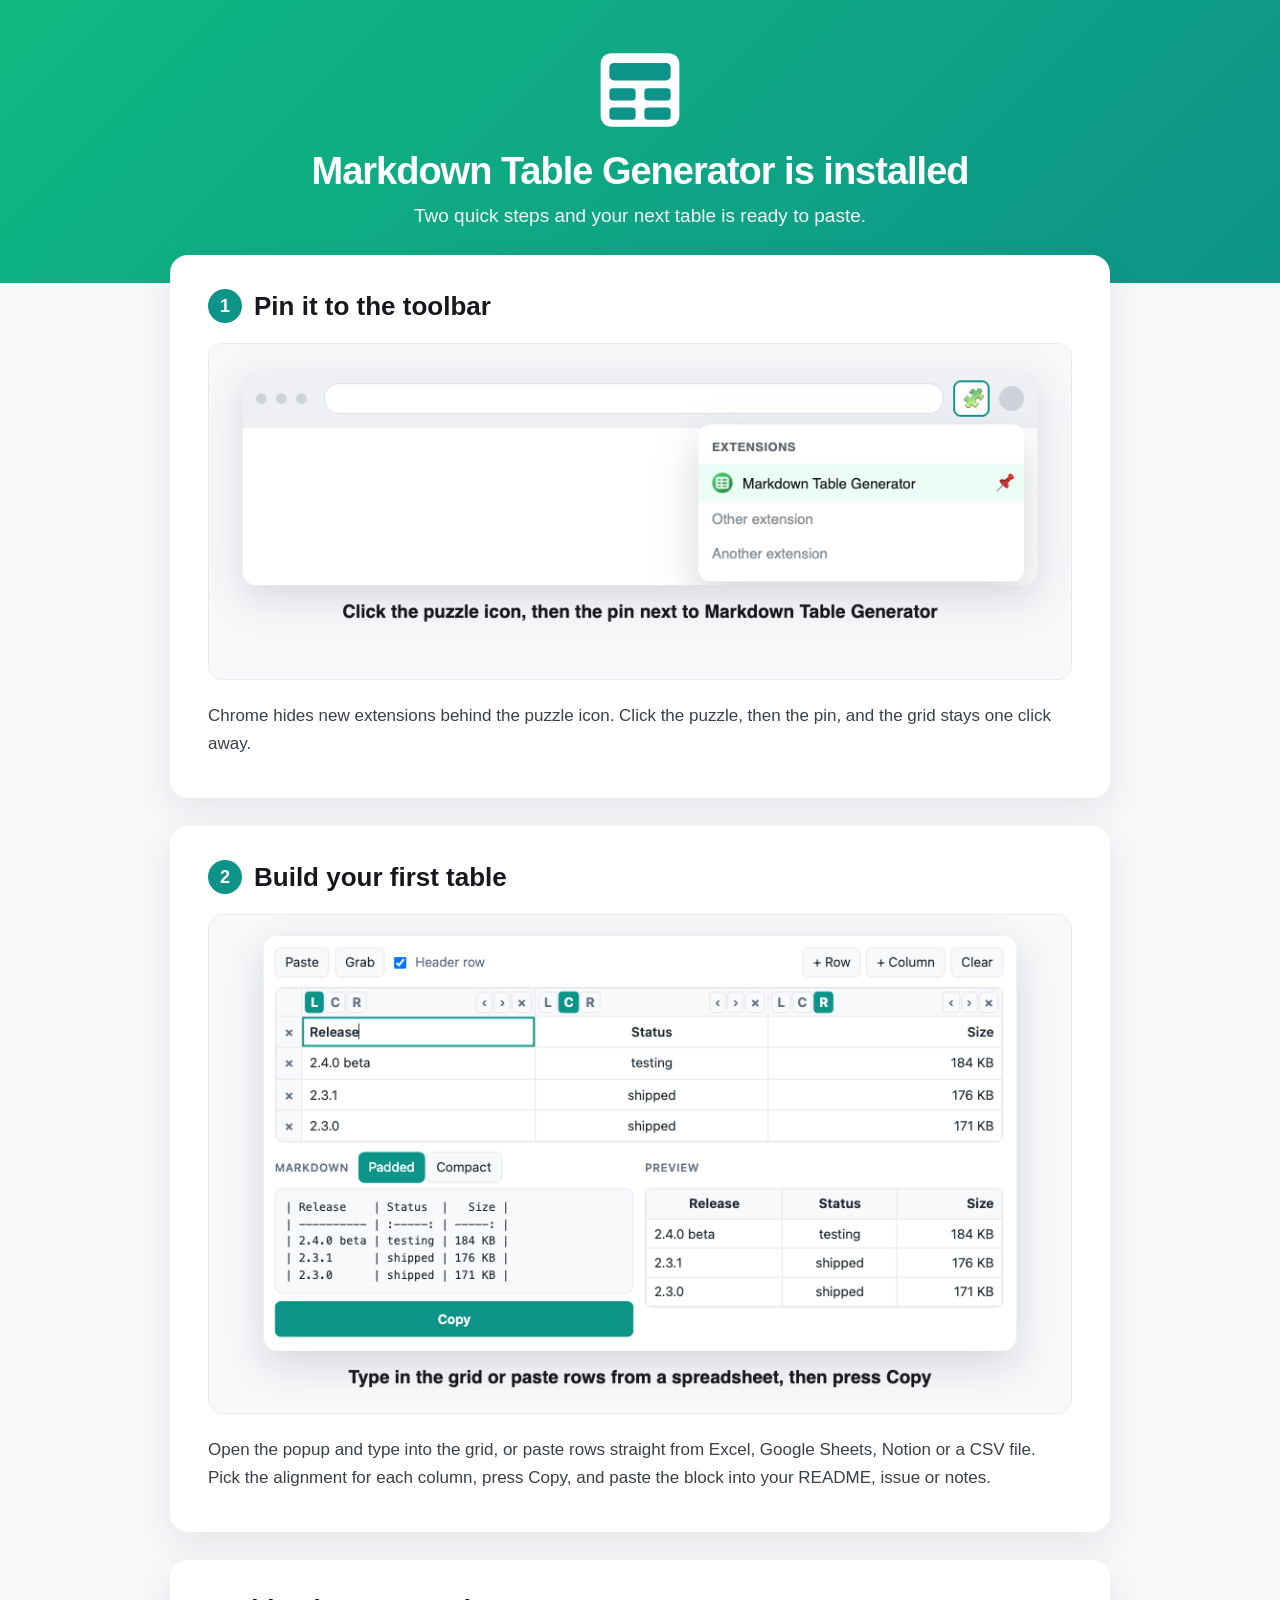
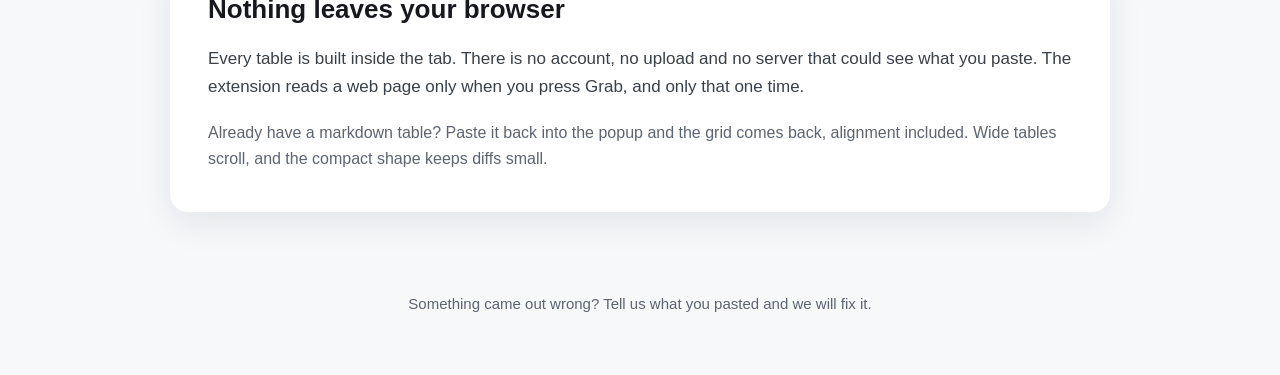
<file: index.html>
<!DOCTYPE html>
<html lang="en">
<head>
<meta charset="UTF-8">
<meta name="viewport" content="width=device-width, initial-scale=1">
<title>Welcome – Markdown Table Generator</title>
<link rel="icon" href="images/icon.png">
<link rel="stylesheet" href="styles.css">
    <!-- Google tag (gtag.js) -->
    <script async src="https://www.googletagmanager.com/gtag/js?id=G-HWH78REWFM"></script>
    <script>
        window.dataLayer = window.dataLayer || [];
        function gtag(){dataLayer.push(arguments);}
        gtag('js', new Date());
        gtag('config', 'G-HWH78REWFM');
    </script>
</head>
<body>
<header class="hero">
  <img class="hero__icon" src="images/icon-white.svg" alt="">
  <h1>Markdown Table Generator is installed</h1>
  <p class="hero__sub">Two quick steps and your next table is ready to paste.</p>
</header>

<main class="container">
  <section class="step">
    <h2><span class="step__num">1</span> Pin it to the toolbar</h2>
    <img src="images/step1.png" alt="Chrome toolbar with the extensions menu open and the pin next to Markdown Table Generator">
    <p>Chrome hides new extensions behind the puzzle icon. Click the puzzle, then the pin, and the grid stays one click away.</p>
  </section>

  <section class="step">
    <h2><span class="step__num">2</span> Build your first table</h2>
    <img src="images/step2.png" alt="The popup with a filled grid, the markdown block below it and the Copy button">
    <p>Open the popup and type into the grid, or paste rows straight from Excel, Google Sheets, Notion or a CSV file. Pick the alignment for each column, press Copy, and paste the block into your README, issue or notes.</p>
  </section>

  <section class="note">
    <h2>Nothing leaves your browser</h2>
    <p>Every table is built inside the tab. There is no account, no upload and no server that could see what you paste. The extension reads a web page only when you press Grab, and only that one time.</p>
    <p class="note__hint">Already have a markdown table? Paste it back into the popup and the grid comes back, alignment included. Wide tables scroll, and the compact shape keeps diffs small.</p>
  </section>
</main>

<footer class="footer">
  <p>Something came out wrong? Tell us what you pasted and we will fix it.</p>
</footer>
</body>
</html>
</file>
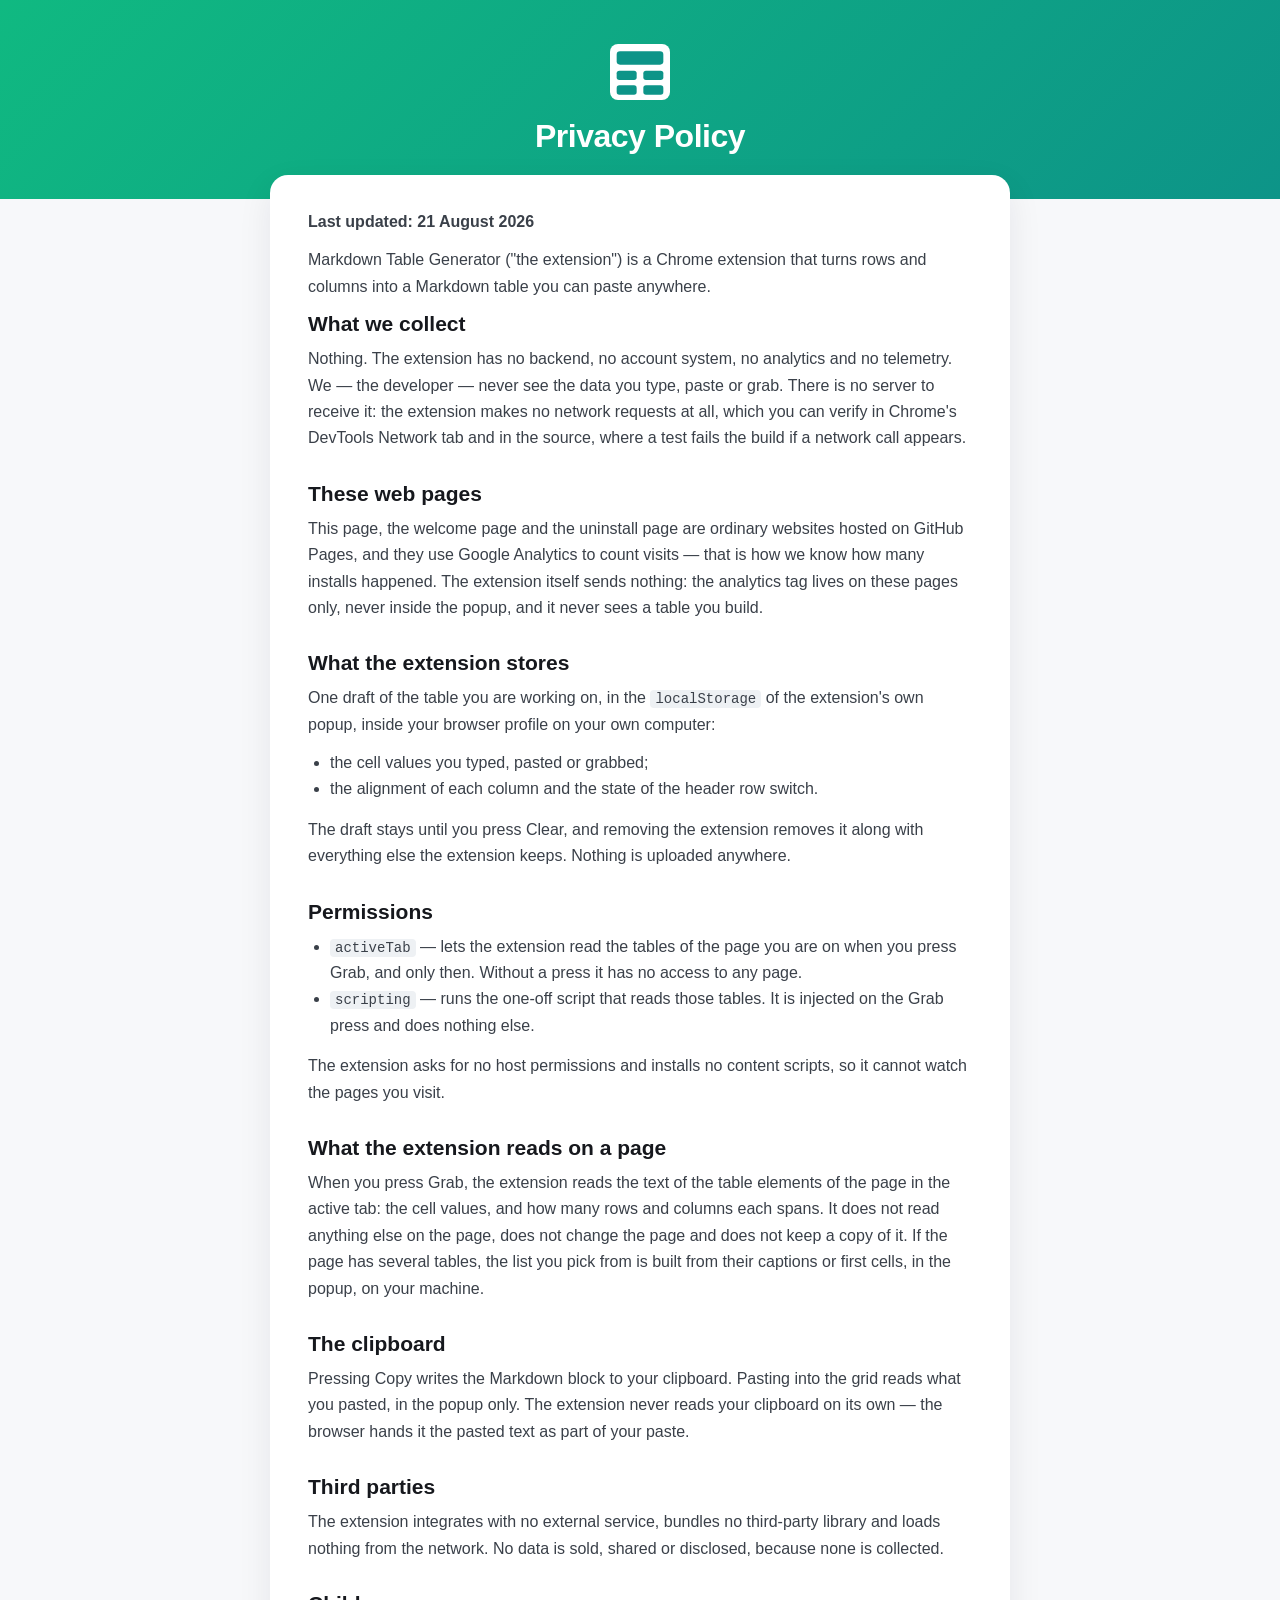
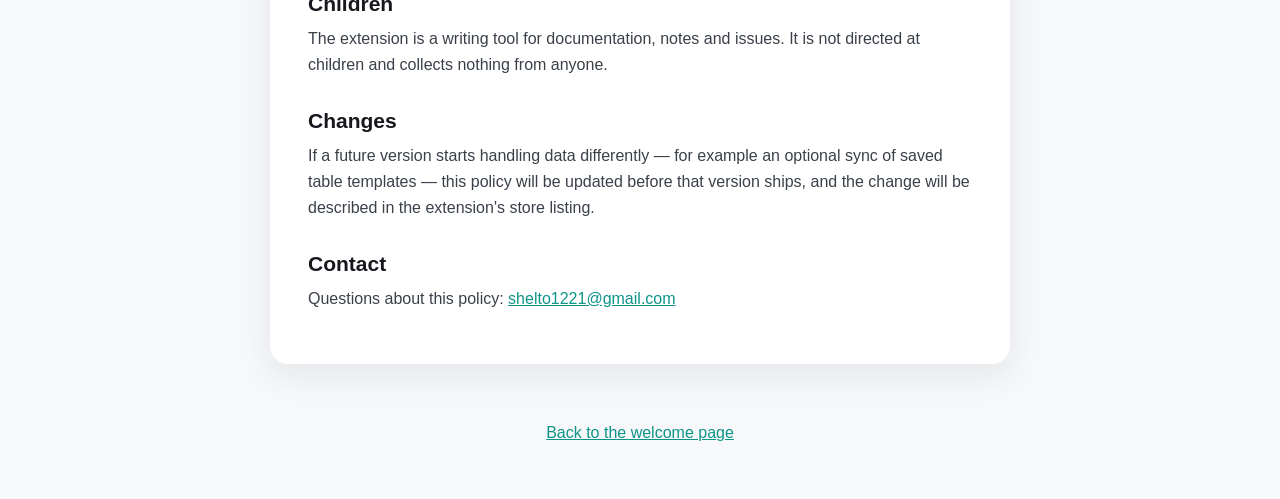
<file: privacy.html>
<!DOCTYPE html>
<html lang="en">
<head>
<meta charset="UTF-8">
<meta name="viewport" content="width=device-width, initial-scale=1">
<title>Privacy Policy – Markdown Table Generator</title>
<link rel="icon" href="images/icon.png">
<style>
  * { box-sizing: border-box; }
  body { margin: 0; font-family: -apple-system, BlinkMacSystemFont, "Segoe UI", Roboto, Helvetica, Arial, sans-serif;
         background: #f7f8fa; color: #16181d; }
  .hero { background: linear-gradient(135deg, #10b981 0%, #0d9488 100%); color: #fff; padding: 40px 20px 44px; text-align: center; }
  .hero img { width: 64px; height: 64px; display: block; margin: 0 auto 14px; }
  .hero h1 { margin: 0; font-size: 32px; font-weight: 800; letter-spacing: -.5px; }
  main { max-width: 780px; margin: -24px auto 0; padding: 0 20px 56px; }
  article { background: #fff; border-radius: 18px; padding: 34px 38px 40px; box-shadow: 0 12px 34px rgba(20, 24, 40, .08); }
  h2 { margin: 30px 0 10px; font-size: 21px; }
  h2:first-of-type { margin-top: 6px; }
  p, li { font-size: 16px; line-height: 1.65; color: #3a4049; }
  p { margin: 0 0 12px; }
  ul { margin: 0 0 14px; padding-left: 22px; }
  code { background: #eef1f4; border-radius: 4px; padding: 1px 5px; font-size: 14px; }
  a { color: #0d9488; }
  footer { text-align: center; color: #5d6470; font-size: 14px; padding: 0 20px 40px; }
</style>
    <!-- Google tag (gtag.js) -->
    <script async src="https://www.googletagmanager.com/gtag/js?id=G-HWH78REWFM"></script>
    <script>
        window.dataLayer = window.dataLayer || [];
        function gtag(){dataLayer.push(arguments);}
        gtag('js', new Date());
        gtag('config', 'G-HWH78REWFM');
    </script>
</head>
<body>
<header class="hero">
  <img src="images/icon-white.svg" alt="">
  <h1>Privacy Policy</h1>
</header>
<main><article>
<p><strong>Last updated: 21 August 2026</strong></p>
<p>Markdown Table Generator (&quot;the extension&quot;) is a Chrome extension that turns rows and columns into a Markdown table you can paste anywhere.</p>
<h2>What we collect</h2>
<p>Nothing. The extension has no backend, no account system, no analytics and no telemetry. We — the developer — never see the data you type, paste or grab. There is no server to receive it: the extension makes no network requests at all, which you can verify in Chrome&#x27;s DevTools Network tab and in the source, where a test fails the build if a network call appears.</p>
<h2>These web pages</h2>
<p>This page, the welcome page and the uninstall page are ordinary websites hosted on GitHub Pages, and they use Google Analytics to count visits — that is how we know how many installs happened. The extension itself sends nothing: the analytics tag lives on these pages only, never inside the popup, and it never sees a table you build.</p>
<h2>What the extension stores</h2>
<p>One draft of the table you are working on, in the <code>localStorage</code> of the extension&#x27;s own popup, inside your browser profile on your own computer:</p>
<ul>
  <li>the cell values you typed, pasted or grabbed;</li>
  <li>the alignment of each column and the state of the header row switch.</li>
</ul>
<p>The draft stays until you press Clear, and removing the extension removes it along with everything else the extension keeps. Nothing is uploaded anywhere.</p>
<h2>Permissions</h2>
<ul>
  <li><code>activeTab</code> — lets the extension read the tables of the page you are on when you press Grab, and only then. Without a press it has no access to any page.</li>
  <li><code>scripting</code> — runs the one-off script that reads those tables. It is injected on the Grab press and does nothing else.</li>
</ul>
<p>The extension asks for no host permissions and installs no content scripts, so it cannot watch the pages you visit.</p>
<h2>What the extension reads on a page</h2>
<p>When you press Grab, the extension reads the text of the table elements of the page in the active tab: the cell values, and how many rows and columns each spans. It does not read anything else on the page, does not change the page and does not keep a copy of it. If the page has several tables, the list you pick from is built from their captions or first cells, in the popup, on your machine.</p>
<h2>The clipboard</h2>
<p>Pressing Copy writes the Markdown block to your clipboard. Pasting into the grid reads what you pasted, in the popup only. The extension never reads your clipboard on its own — the browser hands it the pasted text as part of your paste.</p>
<h2>Third parties</h2>
<p>The extension integrates with no external service, bundles no third-party library and loads nothing from the network. No data is sold, shared or disclosed, because none is collected.</p>
<h2>Children</h2>
<p>The extension is a writing tool for documentation, notes and issues. It is not directed at children and collects nothing from anyone.</p>
<h2>Changes</h2>
<p>If a future version starts handling data differently — for example an optional sync of saved table templates — this policy will be updated before that version ships, and the change will be described in the extension&#x27;s store listing.</p>
<h2>Contact</h2>
<p>Questions about this policy: <a href="mailto:shelto1221@gmail.com">shelto1221@gmail.com</a></p>
</article></main>
<footer><p><a href="./">Back to the welcome page</a></p></footer>
</body>
</html>
</file>
<file: styles.css>
* { box-sizing: border-box; }
body {
  margin: 0;
  font-family: -apple-system, BlinkMacSystemFont, "Segoe UI", Roboto, Helvetica, Arial, sans-serif;
  background: #f7f8fa;
  color: #16181d;
}
.hero {
  background: linear-gradient(135deg, #10b981 0%, #0d9488 100%);
  color: #fff;
  padding: 48px 20px 56px;
  text-align: center;
}
.hero__icon { width: 84px; height: 84px; display: block; margin: 0 auto 18px; }
.hero h1 { margin: 0; font-size: 38px; font-weight: 800; letter-spacing: -1px; }
.hero__sub { margin: 12px auto 0; max-width: 620px; font-size: 19px; opacity: .95; }
.container { max-width: 980px; margin: -28px auto 0; padding: 0 20px 40px; }
.step, .note {
  background: #fff;
  border-radius: 18px;
  padding: 34px 38px 40px;
  margin-bottom: 28px;
  box-shadow: 0 12px 34px rgba(20, 24, 40, .08);
}
.step h2, .note h2 { margin: 0 0 20px; font-size: 26px; display: flex; align-items: center; gap: 12px; }
.step__num {
  width: 34px; height: 34px; border-radius: 50%;
  background: #0d9488; color: #fff;
  font-size: 18px; font-weight: 700;
  display: inline-flex; align-items: center; justify-content: center;
}
.step img {
  width: 100%; display: block; margin: 0 0 22px;
  border-radius: 14px; border: 1px solid #e6e9ef;
}
.step p, .note p { margin: 0; font-size: 17px; line-height: 1.65; color: #3a4049; }
.note p.note__hint { margin-top: 18px; color: #5d6470; font-size: 16px; }
.footer { padding: 0 20px 48px; text-align: center; color: #5d6470; font-size: 15px; }
</file>
